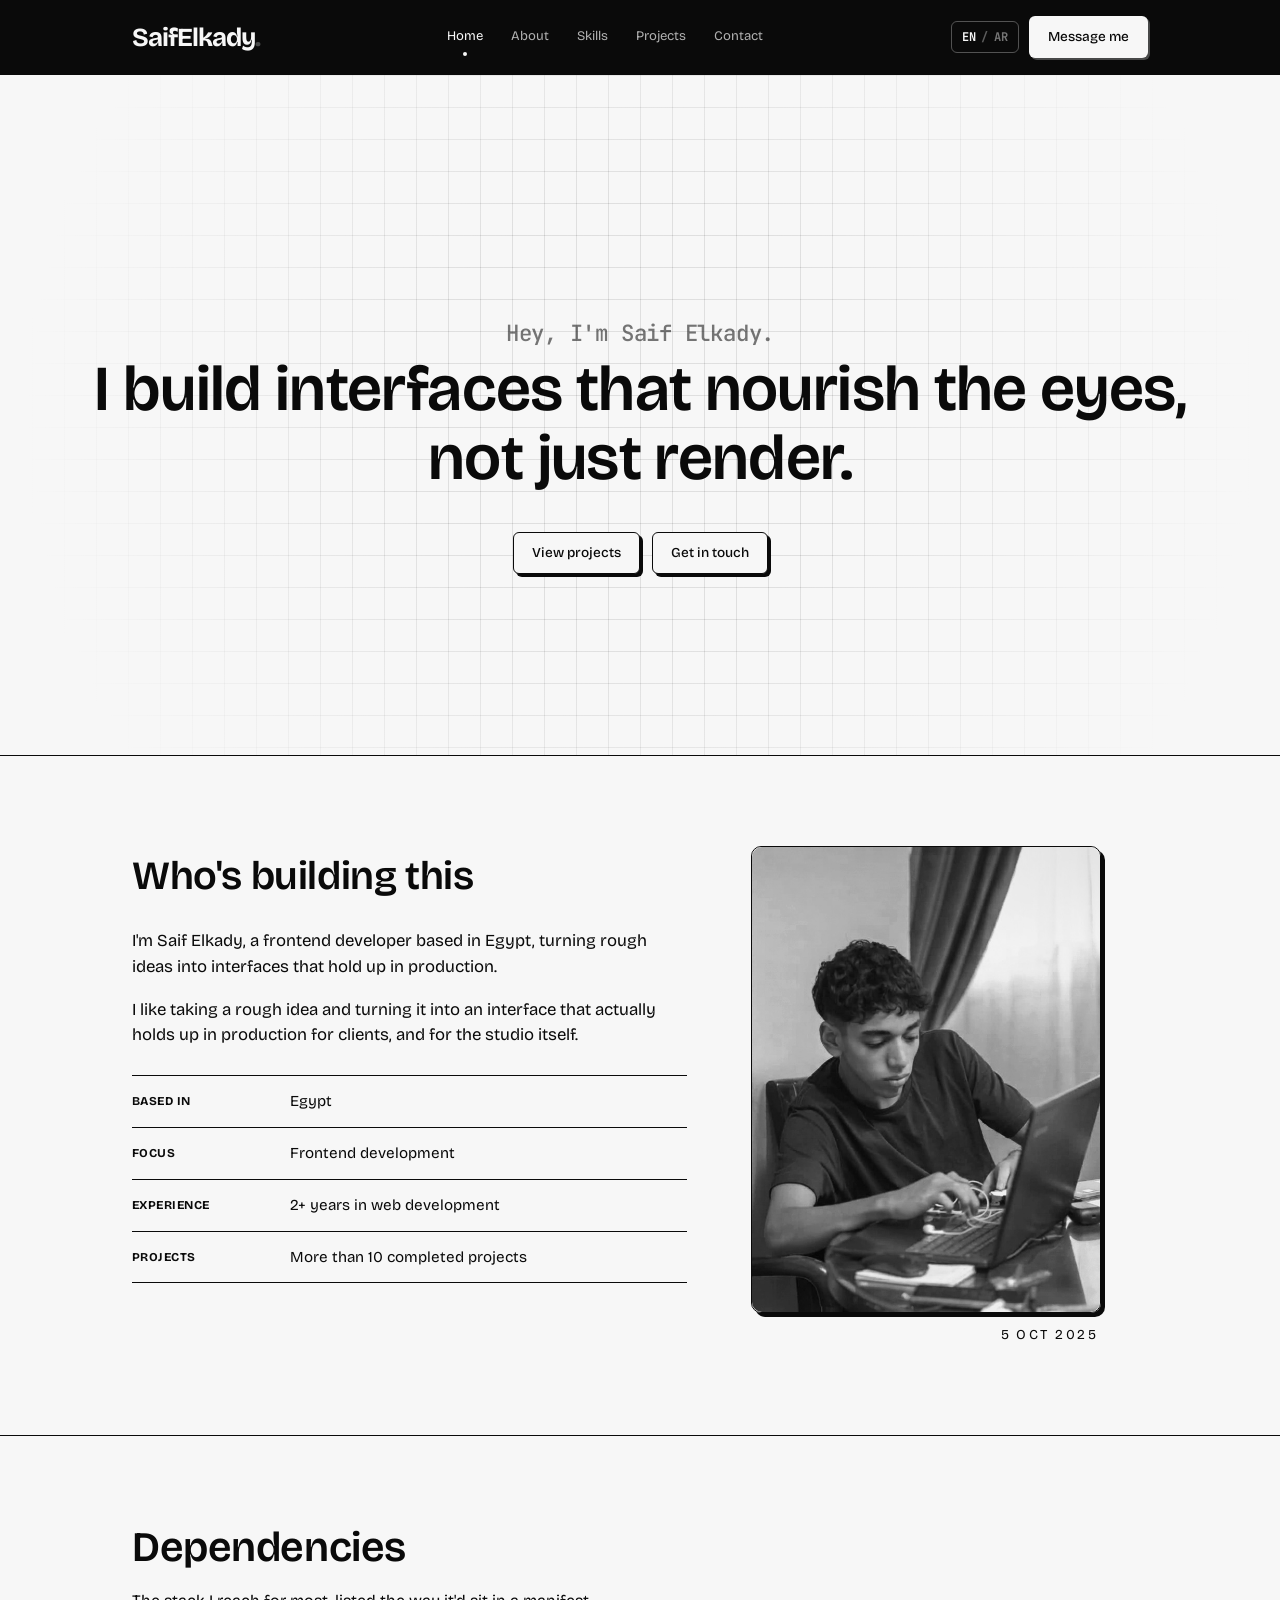
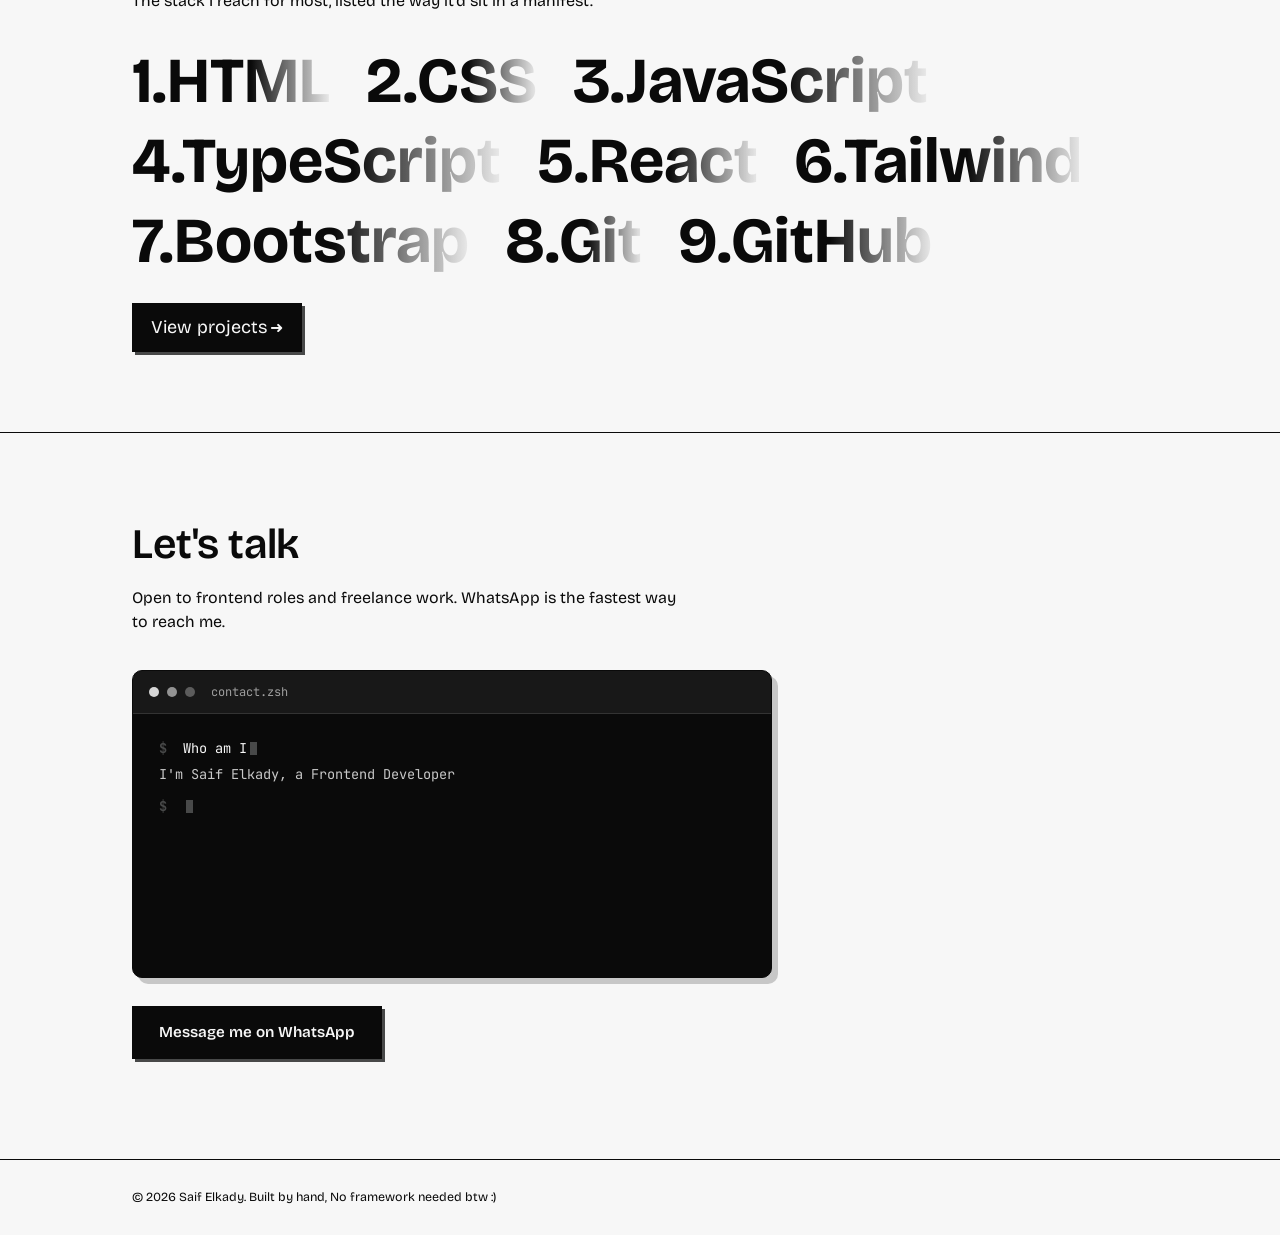
<file: index.html>
<!DOCTYPE html>
<html lang="en">

<head>
    <meta charset="UTF-8">
    <meta name="viewport" content="width=device-width, initial-scale=1.0">
    <title>Saif Elkady - The Website Dealer</title>
    <link rel="preconnect" href="https://fonts.googleapis.com" />
    <link rel="preconnect" href="https://fonts.gstatic.com" crossorigin />
    <link
        href="https://fonts.googleapis.com/css2?family=Bricolage+Grotesque:opsz,wght@12..96,200..800&family=Cairo:wght@200..1000&family=JetBrains+Mono:wght@400;700&display=swap"
        rel="stylesheet" />
    <link rel="stylesheet" href="style.css">

    <link rel="preconnect" href="https://fonts.googleapis.com">
    <link rel="preconnect" href="https://fonts.gstatic.com" crossorigin>
    <link href="https://fonts.googleapis.com/css2?family=Amiri+Quran&family=Bricolage+Grotesque:opsz,wght@12..96,200..800&family=DM+Sans:ital,opsz,wght@0,9..40,100..1000;1,9..40,100..1000&family=Montserrat:ital,wght@0,100..900;1,100..900&family=Zain:ital,wght@0,200;0,300;0,400;0,700;0,800;0,900;1,300;1,400&display=swap" rel="stylesheet">

    <script>
        (function () {
            try {
                const stored = localStorage.getItem('saifelkady-lang');
                const browserLang = (navigator.language || '').toLowerCase().startsWith('ar') ? 'ar' : 'en';
                const lang = stored || browserLang;
                const dir = lang === 'ar' ? 'rtl' : 'ltr';
                document.documentElement.setAttribute('lang', lang);
                document.documentElement.setAttribute('dir', dir);
                document.documentElement.classList.toggle('lang-ar', lang === 'ar');
            } catch (e) {
                
            }
        })();
    </script>

</head>

<body class="is-loading">

    <div class="intro-loader" id="introLoader" role="presentation" aria-hidden="true">
        <span class="intro-brand" data-i18n="brand">SaifElkady<span class="accent-dot">.</span></span>
    </div>

    <header class="nav ">
        <div class="nav-inner">
            <div class="brand">
                <a href="#" class="brand-name" data-i18n="brand">SaifElkady<span class="accent-dot">.</span></a>
            </div>
            <nav class="tabs" aria-label="Section navigation">
                <a href="#hero" class="tab" data-i18n="nav.home">Home</a>
                <a href="#about" class="tab" data-i18n="nav.about">About</a>
                <a href="#skills" class="tab" data-i18n="nav.skills">Skills</a>
                <a href="projects.html" class="tab tab-projects" data-i18n="nav.projects">Projects</a>
                <a href="#contact" class="tab" data-i18n="nav.contact">Contact</a>
            </nav>
            <div class="nav-actions">
                <button type="button" class="lang-switch" id="langSwitch" aria-label="Switch language">
                    <span class="lang-switch-option" data-lang-option="en">EN</span>
                    <span class="lang-switch-divider">/</span>
                    <span class="lang-switch-option" data-lang-option="ar">AR</span>
                </button>
                <a href="https://wa.me/201114382483" target="_blank" rel="noopener noreferrer" class="cta-btn" data-i18n="nav.contactCta">Message me</a>
                <button class="nav-toggle" id="navToggle" type="button" aria-expanded="false" aria-controls="mobileMenu" aria-label="Toggle navigation menu">
                    <span class="nav-toggle-bar"></span>
                    <span class="nav-toggle-bar"></span>
                    <span class="nav-toggle-bar"></span>
                </button>
            </div>
        </div>
        <div class="mobile-menu" id="mobileMenu">
            <a href="#hero" class="mobile-link" data-i18n="nav.home">Home</a>
            <a href="#about" class="mobile-link" data-i18n="nav.about">About</a>
            <a href="#skills" class="mobile-link" data-i18n="nav.skills">Skills</a>
            <a href="projects.html" class="mobile-link" data-i18n="nav.projects">Projects</a>
            <a href="#contact" class="mobile-link" data-i18n="nav.contact">Contact</a>
            
        </div>
    </header>

    <main>

        <section class="hero reveal-section" id="hero">
            <div class="hero-copy">
                <h1>
                    <span class="hero-greet" data-i18n="hero.greet">Hey, I'm Saif Elkady.</span>
                    <br>
                    <span class="hero-line" data-i18n="hero.line">I build interfaces that nourish the eyes, not just render.</span>
                </h1>
                <div class="hero-actions">
                    <a href="projects.html" class="hero-btn" data-i18n="hero.viewProjects">View projects</a>
                    <a href="#contact" class="hero-btn" data-i18n="hero.getInTouch">Get in touch</a>
                </div>
            </div>
        </section>

        <section class="about reveal-section" id="about">
            <div class="section-inner about-inner">
                <div class="about-text">
                    <h2 data-i18n="about.heading">Who's building this</h2>
                    <p class="about-lede" data-i18n="about.lede1">I'm Saif Elkady, a frontend developer based in Egypt, turning rough ideas into interfaces that hold up in production.</p>
                    <p class="about-lede" data-i18n="about.lede2">I like taking a rough idea and turning it into an interface that
                        actually holds up in production for clients, and for the studio itself.</p>

                    <ul class="about-facts">
                        <li><span data-i18n="about.factBasedInLabel">Based in</span><span data-i18n="about.factBasedInValue">Egypt</span></li>
                        <li><span data-i18n="about.factFocusLabel">Focus</span><span data-i18n="about.factFocusValue">Frontend development</span></li>
                        <li><span data-i18n="about.factExpLabel">Experience</span><span data-i18n="about.factExpValue">2+ years in web development</span></li>
                        <li><span data-i18n="about.factProjLabel">Projects</span><span data-i18n="about.factProjValue">More than 10 completed projects</span></li>
                    </ul>
                </div>
                <div class="about-photo">
                    <div class="photo-frame">
                        <img src="saifelkady.png" alt="Saif Elkady" class="about-image">
                        
                    </div>
                    <span class="date">5 OCT 2025</span>
                </div>
            </div>
        </section>

        <section class="skills reveal-section" id="skills">
            <div class="section-inner">
                <h2 data-i18n="skills.heading">Skills</h2>
                <p class="section-sub" data-i18n="skills.sub">The skills I can use in my work.</p>

                <div class="chip-row">
                    <span class="chip">1.HTML</span>
                    <span class="chip">2.CSS</span>
                    <span class="chip">3.JavaScript</span>
                    <span class="chip">4.TypeScript</span>
                    <span class="chip">5.React</span>
                    <span class="chip">6.Tailwind</span>
                    <span class="chip">7.Bootstrap</span>
                    <span class="chip">8.Git</span>
                    <span class="chip">9.GitHub</span>
                </div>

                <a href="projects.html" class="cta-link"><span data-i18n="skills.viewProjects">View projects</span> <span>➜</span></a>
            </div>
        </section>

        <section class="contact reveal-section" id="contact">
            <div class="section-inner">
                <h2 data-i18n="contact.heading">Let's talk</h2>
                <p class="section-sub" data-i18n="contact.sub">Open to frontend roles and freelance work. WhatsApp is the fastest way to reach me.</p>

                <div class="terminal">
                    <div class="editor-titlebar">
                        <span class="dot red"></span><span class="dot yellow"></span><span class="dot green"></span>
                        <span class="editor-filename">contact.zsh</span>
                    </div>
                    <div class="terminal-body">
                        <p><span class="prompt">$</span> <span class="type-cmd" data-text="Who am I">Who am I</span><span class="type-caret"></span></p>
                        <p class="out" data-i18n="contact.whoami">I'm Saif Elkady, a Frontend Developer</p>
                        <p><span class="prompt">$</span> <span class="type-cmd" data-text="How to contact">How to contact</span><span class="type-caret"></span></p>
                        <p class="out">
                            <span data-i18n="contact.whatsappLabel">WhatsApp</span> ➜ <a href="https://wa.me/201114382483" target="_blank" rel="noopener noreferrer">+20 111 438 2483</a> <span data-i18n="contact.preferredTag">(fastest reply)</span><br>
                            <span data-i18n="contact.emailLabel">Email</span> &nbsp;&nbsp;➜ <a href="mailto:ssaifelkadyy@gmail.com">ssaifelkadyy@gmail.com</a><br>
                            <span data-i18n="contact.githubLabel">GitHub</span> &nbsp;➜ <a href="https://github.com/SaifElkady">https://github.com/SaifElkady</a><br>
                            <span data-i18n="contact.instagramLabel">Instagram</span> ➜ <a href="https://www.instagram.com/ssaifelkadyy/">@ssaifelkadyy</a>
                        </p>
                        <p class="final-prompt"><span class="prompt">$</span> <span class="cursor-blink">&nbsp;</span></p>
                    </div>
                </div>

                <a href="https://wa.me/201114382483" target="_blank" rel="noopener noreferrer" class="btn btn-primary btn-large"><span data-i18n="contact.sayHello">Message me on WhatsApp</span></a>
            </div>
        </section>

    </main>

    <footer class="footer">
        <div class="section-inner footer-inner">
            <span data-i18n="footer.line">© 2026 Saif Elkady. Built by hand, No framework needed btw :)</span>
        </div>
    </footer>

    <script src="i18n.js" defer></script>
    <script src="index.js" defer></script>

</body>

</html>
</file>
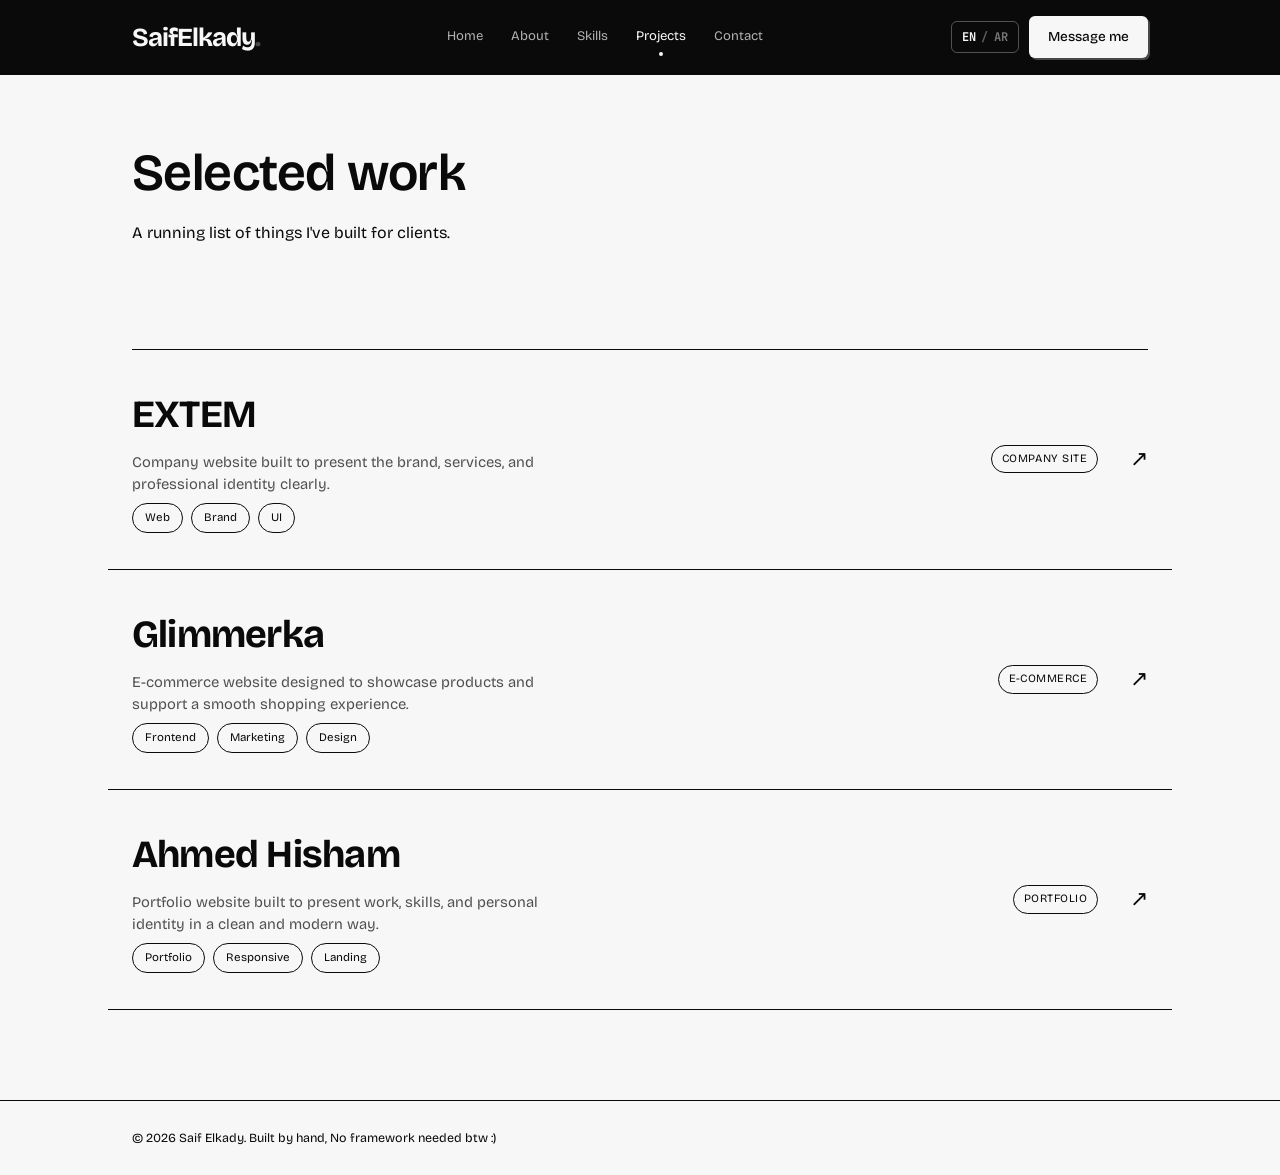
<file: projects.html>
<!DOCTYPE html>
<html lang="en">

<head>
    <meta charset="UTF-8">
    <meta name="viewport" content="width=device-width, initial-scale=1.0">
    <title>Saif's Projects</title>
    <link rel="preconnect" href="https://fonts.googleapis.com" />
    <link rel="preconnect" href="https://fonts.gstatic.com" crossorigin />
    <link
        href="https://fonts.googleapis.com/css2?family=Bricolage+Grotesque:opsz,wght@12..96,200..800&family=Cairo:wght@200..1000&family=JetBrains+Mono:wght@400;700&display=swap"
        rel="stylesheet" />
    <link href="https://fonts.googleapis.com/css2?family=Amiri+Quran&family=Bricolage+Grotesque:opsz,wght@12..96,200..800&family=DM+Sans:ital,opsz,wght@0,9..40,100..1000;1,9..40,100..1000&family=Montserrat:ital,wght@0,100..900;1,100..900&family=Zain:ital,wght@0,200;0,300;0,400;0,700;0,800;0,900;1,300;1,400&display=swap" rel="stylesheet">
    <link rel="stylesheet" href="style.css">

    <script>
        (function () {
            try {
                const stored = localStorage.getItem('saifelkady-lang');
                const browserLang = (navigator.language || '').toLowerCase().startsWith('ar') ? 'ar' : 'en';
                const lang = stored || browserLang;
                const dir = lang === 'ar' ? 'rtl' : 'ltr';
                document.documentElement.setAttribute('lang', lang);
                document.documentElement.setAttribute('dir', dir);
                document.documentElement.classList.toggle('lang-ar', lang === 'ar');
            } catch (e) {
            
            }
        })();
    </script>
</head>

<body>

    <header class="nav ">
        <div class="nav-inner">
            <div class="brand">
                <a href="#" class="brand-name" data-i18n="brand">SaifElkady<span class="accent-dot">.</span></a>
            </div>
            <nav class="tabs" aria-label="Section navigation">
                <a href="index.html" class="tab" data-i18n="nav.home">Home</a>
                <a href="index.html#about" class="tab" data-i18n="nav.about">About</a>
                <a href="index.html#skills" class="tab" data-i18n="nav.skills">Skills</a>
                <a href="projects.html" class="tab tab-projects" data-i18n="nav.projects">Projects</a>
                <a href="index.html#contact" class="tab" data-i18n="nav.contact">Contact</a>
            </nav>
            <div class="nav-actions">
                <button type="button" class="lang-switch" id="langSwitch" aria-label="Switch language">
                    <span class="lang-switch-option" data-lang-option="en">EN</span>
                    <span class="lang-switch-divider">/</span>
                    <span class="lang-switch-option" data-lang-option="ar">AR</span>
                </button>
                <a href="https://wa.me/201114382483" target="_blank" rel="noopener noreferrer" class="cta-btn" data-i18n="nav.contactCta">Message me</a>
                <button class="nav-toggle" id="navToggle" type="button" aria-expanded="false" aria-controls="mobileMenu" aria-label="Toggle navigation menu">
                    <span class="nav-toggle-bar"></span>
                    <span class="nav-toggle-bar"></span>
                    <span class="nav-toggle-bar"></span>
                </button>
            </div>
        </div>
        <div class="mobile-menu" id="mobileMenu">
            <a href="index.html" class="mobile-link" data-i18n="nav.home">Home</a>
            <a href="index.html#about" class="mobile-link" data-i18n="nav.about">About</a>
            <a href="index.html#skills" class="mobile-link" data-i18n="nav.skills">Skills</a>
            <a href="projects.html" class="mobile-link" data-i18n="nav.projects">Projects</a>
            <a href="index.html#contact" class="mobile-link" data-i18n="nav.contact">Contact</a>
            
        </div>
    </header>

    <main>

        <section class="projects-hero reveal-section">
            <div class="section-inner">
                <h1 data-i18n="projects.heading">Selected work</h1>
                <p class="section-sub" data-i18n="projects.sub">A list of projects I've built.</p>
            </div>
        </section>

        <section class="projects reveal-section" id="projects">
            <div class="section-inner">
                <div class="project-list">

                    <a class="project-row" href="https://extem.net" target="_blank" rel="noopener noreferrer">
                        <div class="project-row-main">
                            <h3 class="project-row-title">EXTEM</h3>
                            <p class="project-row-desc" data-i18n="projects.extem.desc">Company website built to present the brand, services, and professional identity clearly.</p>
                            <div class="tag-row">
                                <span class="tag-chip" data-i18n="projects.tagWeb">Web</span>
                                <span class="tag-chip" data-i18n="projects.tagBrand">Brand</span>
                                <span class="tag-chip" data-i18n="projects.tagUi">UI</span>
                            </div>
                        </div>
                        <div class="project-row-meta">
                            <span class="project-row-tag" data-i18n="projects.extem.tag">Company site</span>
                        </div>
                        <span class="project-row-arrow" aria-hidden="true">↗</span>
                    </a>

                    <a class="project-row" href="https://glimmerka.com" target="_blank" rel="noopener noreferrer">
                        <div class="project-row-main">
                            <h3 class="project-row-title">Glimmerka</h3>
                            <p class="project-row-desc" data-i18n="projects.glimmerka.desc">E-commerce website designed to showcase products and support a smooth shopping experience.</p>
                            <div class="tag-row">
                                <span class="tag-chip" data-i18n="projects.tagFrontend">Frontend</span>
                                <span class="tag-chip" data-i18n="projects.tagMarketing">Marketing</span>
                                <span class="tag-chip" data-i18n="projects.tagDesign">Design</span>
                            </div>
                        </div>
                        <div class="project-row-meta">
                            <span class="project-row-tag" data-i18n="projects.glimmerka.tag">E-commerce</span>
                        </div>
                        <span class="project-row-arrow" aria-hidden="true">↗</span>
                    </a>

                    <a class="project-row" href="https://ahmedhisham.pages.dev" target="_blank" rel="noopener noreferrer">
                        <div class="project-row-main">
                            <h3 class="project-row-title">Ahmed Hisham</h3>
                            <p class="project-row-desc" data-i18n="projects.ahmedhisham.desc">Portfolio website built to present work, skills, and personal identity in a clean and modern way.</p>
                            <div class="tag-row">
                                <span class="tag-chip" data-i18n="projects.tagPortfolio">Portfolio</span>
                                <span class="tag-chip" data-i18n="projects.tagResponsive">Responsive</span>
                                <span class="tag-chip" data-i18n="projects.tagLanding">Landing</span>
                            </div>
                        </div>
                        <div class="project-row-meta">
                            <span class="project-row-tag" data-i18n="projects.ahmedhisham.tag">Portfolio</span>
                        </div>
                        <span class="project-row-arrow" aria-hidden="true">↗</span>
                    </a>

                </div>
            </div>
        </section>

    </main>

    <footer class="footer">
        <div class="section-inner footer-inner">
            <span data-i18n="footer.line">© 2026 Saif Elkady. Built by hand, No framework needed btw :)</span>
        </div>
    </footer>

    <script src="i18n.js" defer></script>
    <script src="index.js" defer></script>

</body>

</html>
</file>
<file: style.css>
:root {
    --black: #0a0a0a;
    --white: #f7f7f7;
    --accent: #484949;
    --accent-selection: #212121ad;
    --bg: var(--white);
    --surface: var(--white);
    --border: var(--black);
    --text: var(--black);
    --text-invert: var(--white);
    --radius: 10px;
    --font-body: "Bricolage Grotesque", sans-serif;
    --font-arabic: "Zain", sans-serif;
    --font-mono: "JetBrains Mono", monospace;
    --dir: 1;
}

[dir="rtl"] {
    --dir: -1;
}

* {
    box-sizing: border-box;
    margin: 0;
    padding: 0;
}

*::selection {
    background: var(--black);
    color: var(--white);
}

html {
    scroll-behavior: smooth;
}

body {
    background: var(--bg);
    color: var(--text);
    font-family: var(--font-body);
    line-height: 1.5;
    -webkit-font-smoothing: antialiased;
    position: relative;
    overflow-x: hidden;
}

body.lang-ar,
html[lang="ar"] body {
    font-family: var(--font-arabic);
}

body.lang-ar .intro-brand,
body.lang-ar .brand,
body.lang-ar .brand-name,
html[lang="ar"] body .intro-brand,
html[lang="ar"] body .brand,
html[lang="ar"] body .brand-name {
    font-family: var(--font-arabic);

}

body.lang-ar .brand,
html[lang="ar"] body .brand {
    direction: rtl;
}

body.lang-ar .hero-greet,
body.lang-ar .editor-filename,
body.lang-ar .lang-switch,
body.lang-ar .mobile-lang-switch,
body.lang-ar .project-tag,
body.lang-ar .tag-chip {
    letter-spacing: 0;
}

.reveal-section {
    opacity: 0;
    transform: translateY(28px);
    transition: opacity 0.7s ease, transform 0.7s ease;
}

.reveal-section.is-visible {
    opacity: 1;
    transform: translateY(0);
}

a {
    color: inherit;
    text-decoration: none;
}

main,
header,
footer {
    position: relative;
    z-index: 1;
}

.section-inner {
    max-width: 1080px;
    margin: 0 auto;
    padding: 0 32px;
}

h1,
h2,
h3 {
    font-family: var(--font-body);
    font-weight: 600;
    letter-spacing: -0.01em;
}

body.lang-ar h1,
body.lang-ar h2,
body.lang-ar h3 {
    font-family: var(--font-arabic);
    letter-spacing: 0;
    font-weight: 700;
}

/* ============ INTRO LOADER ============ */
body.is-loading {
    overflow: hidden;
}

.intro-loader {
    position: fixed;
    inset: 0;
    z-index: 100;
    display: flex;
    align-items: center;
    justify-content: center;
    background: var(--black);
    transition: opacity 0.6s ease, visibility 0.6s ease;
}

.intro-brand {
    font-family: var(--font-body);
    font-weight: 700;
    font-size: clamp(28px, 6vw, 44px);
    letter-spacing: -0.04em;
    color: var(--white);
    opacity: 0;
    transform: translateY(8px);
    animation: introIn 0.5s ease 0.15s forwards;
    direction: ltr;
    unicode-bidi: isolate;
}

@keyframes introIn {
    to {
        opacity: 1;
        transform: translateY(0);
    }
}

.intro-loader.is-hidden {
    opacity: 0;
    visibility: hidden;
    pointer-events: none;
}

@media (prefers-reduced-motion: reduce) {
    .intro-loader {
        transition: none;
    }

    .intro-brand {
        animation: none;
        opacity: 1;
        transform: none;
    }
}

/* ============ NAV ============ */
.nav {
    position: sticky;
    top: 0;
    z-index: 10;
    background: var(--black);
    backdrop-filter: blur(10px);
    border-bottom: 1px solid var(--border);
}

.nav-inner {
    max-width: 1080px;
    margin: 0 auto;
    padding: 16px 32px;
    display: flex;
    align-items: center;
    justify-content: space-between;
    gap: 24px;
}

.brand {
    display: flex;
    align-items: center;
    gap: 4px;
    font-family: var(--font-body);
    font-weight: 700;
    font-size: 26px;
    letter-spacing: -0.04em;
    transition: all 0.2s ease;
    direction: ltr;
}


.brand-name {
    color: var(--white);
    display: inline-block;
    transition: all 0.2s ease;
}

.brand-name:hover {
    opacity: 0.8;
    scale: 0.991;
}

.accent-dot {
    color: var(--accent);
}

.tabs {
    position: relative;
    display: flex;
    gap: 4px;
    font-size: 0.82rem;
}

.tab {
    padding: 7px 12px;
    border-radius: 6px;
    color: var(--white);
    opacity: 0.7;
    transition: opacity 0.2s ease;
    position: relative;
}

.tab:hover,
.tab.is-active {
    opacity: 1;
}

.nav-dot {
    position: absolute;
    bottom: -2px;
    width: 4px;
    height: 4px;
    border-radius: 50%;
    background: var(--white);
    opacity: 0;
    transition: left 0.35s cubic-bezier(0.65, 0, 0.35, 1), opacity 0.2s ease;
    pointer-events: none;
}

.nav-dot.is-visible {
    opacity: 1;
}

.nav-actions {
    display: flex;
    align-items: center;
    gap: 10px;
}

/* ---- Language switch ---- */
.lang-switch,
.mobile-lang-switch {
    display: inline-flex;
    align-items: center;
    gap: 5px;
    font-family: var(--font-mono);
    font-size: 0.75rem;
    font-weight: 700;
    letter-spacing: 0.02em;
    background: transparent;
    color: var(--white);
    border: 1px solid rgba(247, 247, 247, 0.3);
    border-radius: 6px;
    padding: 7px 10px;
    cursor: pointer;
    transition: border-color 0.2s ease, background 0.2s ease;
    direction: ltr;
}

.lang-switch:hover,
.mobile-lang-switch:hover {
    border-color: rgba(247, 247, 247, 0.7);
}

.lang-switch-option {
    opacity: 0.45;
    transition: opacity 0.2s ease;
}

.lang-switch-option.is-active {
    opacity: 1;
}

.lang-switch-divider {
    opacity: 0.35;
}

.mobile-lang-switch {
    margin: 14px 32px 18px;
    align-self: flex-start;
}

@media (min-width: 861px) {
    .mobile-lang-switch {
        display: none;
    }
}

.nav-toggle {
    display: none;
    flex-direction: column;
    justify-content: center;
    align-items: center;
    gap: 4px;
    width: 36px;
    height: 36px;
    background: transparent;
    border: 1px solid rgba(247, 247, 247, 0.3);
    border-radius: 6px;
    cursor: pointer;
    padding: 0;
}

.nav-toggle-bar {
    width: 16px;
    height: 2px;
    background: var(--white);
    transition: transform 0.25s ease, opacity 0.2s ease;
}

.nav-toggle[aria-expanded="true"] .nav-toggle-bar:nth-child(1) {
    transform: translateY(6px) rotate(45deg);
}

.nav-toggle[aria-expanded="true"] .nav-toggle-bar:nth-child(2) {
    opacity: 0;
}

.nav-toggle[aria-expanded="true"] .nav-toggle-bar:nth-child(3) {
    transform: translateY(-6px) rotate(-45deg);
}

.mobile-menu {
    display: flex;
    flex-direction: column;
    background: var(--black);
    border-top: 1px solid rgba(247, 247, 247, 0.12);
    max-height: 0;
    overflow: hidden;
    transition: max-height 0.3s ease;
}

.mobile-menu.is-open {
    max-height: 400px;
}

.mobile-link {
    padding: 14px 32px;
    color: var(--white);
    font-size: 0.95rem;
    opacity: 0.8;
    border-bottom: 1px solid rgba(247, 247, 247, 0.08);
    transition: opacity 0.15s ease;
}

.mobile-link:last-child {
    border-bottom: none;
}

.mobile-link:hover,
.mobile-link.is-active {
    opacity: 1;
}

@media (min-width: 861px) {

    .mobile-menu,
    .nav-toggle {
        display: none;
    }
}

@media (prefers-reduced-motion: reduce) {
    .mobile-menu {
        transition: none;
    }
}

.cta-btn {
    font-size: 0.85rem;
    font-weight: 500;
    padding: 10px 18px;
    border-radius: 6px;
    border: 1px solid transparent;
    display: inline-block;
    transition: all 0.2s ease;
    white-space: nowrap;
    background: var(--white);
    color: var(--black);
    box-shadow: calc(2px * var(--dir)) 2px 0px var(--accent);
}

.cta-btn:hover {
    transform: translate(calc(-1px * var(--dir)), -1px);
    box-shadow: calc(3px * var(--dir)) 3px 0px var(--accent);
}

.cta-btn:active {
    transform: translate(calc(1px * var(--dir)), 1px);
    box-shadow: calc(1px * var(--dir)) 1px 0px var(--accent);
}

/* ============ HERO ============ */
.hero {
    position: relative;
    background: var(--white);
    color: var(--black);
    padding: 88px 32px 60px;
    overflow: hidden;
    isolation: isolate;
    min-height: 680px;
    display: flex;
    align-items: center;
    justify-content: center;
    background-image:
        linear-gradient(to right, rgba(10, 10, 10, 0.10) 1px, transparent 1px),
        linear-gradient(to bottom, rgb(10, 10, 10, 0.10) 1px, transparent 1px);
    background-size: 32px 32px;
    --mx: 50%;
    --my: 42%;
}

.hero::before {
    content: "";
    position: absolute;
    inset: 0;
    background: radial-gradient(circle at center, transparent 30%, var(--white) 85%);
    pointer-events: none;
    z-index: 1;
}

.hero::after {
    content: "";
    position: absolute;
    inset: 0;
    background: radial-gradient(420px circle at var(--mx) var(--my), rgba(51, 50, 50, 0.151), transparent 70%);
    pointer-events: none;
    z-index: 2;
    opacity: 0;
    transition: opacity 0.4s ease;
}

.hero:hover::after {
    opacity: 1;
}

@media (prefers-reduced-motion: reduce),
(pointer: coarse) {
    .hero::after {
        display: none;
    }
}

.hero-copy {
    position: relative;
    z-index: 3;
    display: flex;
    flex-direction: column;
    align-items: center;
    justify-content: center;
    margin: 0 auto;
    text-align: center;
}

.hero-copy h1 {
    font-size: clamp(2rem, 5vw, 76px);
    line-height: 1.08;
    max-width: 1200px;
    margin-bottom: 40px;
    color: var(--black);
}

body.lang-ar .hero-copy h1 {
    line-height: 1.35;
}

.hero-line {
    display: inline-block;
}

.hero-greet {
    display: inline-block;
    font-family: "JetBrains Mono", monospace;
    font-size: clamp(1rem, 2.2vw, 1.4rem);
    font-weight: 500;
    letter-spacing: -0.01em;
    color: var(--black);
    opacity: 0.55;
    margin-bottom: 4px;
}

body.lang-ar .hero-greet {
    font-family: var(--font-arabic);
    font-weight: 600;
}

.hero-actions {
    display: flex;
    gap: 12px;
    justify-content: center;
    opacity: 0;
    animation: slideUp 0.8s cubic-bezier(0.16, 1, 0.3, 1) 0.2s forwards;
    animation-play-state: paused;
}

body.intro-done .hero-actions {
    animation-play-state: running;
}


.hero-btn {
    font-size: 0.85rem;
    font-weight: 500;
    padding: 10px 18px;
    border-radius: 6px;
    border: 1px solid var(--black);
    display: inline-block;
    transition: transform 0.1s ease, box-shadow 0.1s ease, background 0.15s ease;
    white-space: nowrap;
    background: var(--white);
    color: var(--black);
    box-shadow: calc(3px * var(--dir)) 3px 0px var(--black);
}

.hero-btn:hover {
    background: var(--black);
    color: var(--white);
    box-shadow: calc(1px * var(--dir)) 1px 0px var(--black);
    transform: translate(calc(2px * var(--dir)), 2px);
}

.hero-btn:active {
    transform: translate(calc(3px * var(--dir)), 3px);
    box-shadow: 0px 0px 0px var(--black);
}

@keyframes slideUp {
    from {
        opacity: 0;
        transform: translateY(20px);
    }

    to {
        opacity: 1;
        transform: translateY(0);
    }
}

@media (prefers-reduced-motion: reduce) {
    .hero-actions {
        animation: none;
        opacity: 1;
        transform: none;
    }
}

/* ============ ABOUT ============ */
.about {
    padding: 90px 0;
    border-top: 1px solid var(--border);
}

.about-inner {
    display: grid;
    grid-template-columns: 1.4fr 1fr;
    gap: 64px;
    align-items: start;
}

.about h2 {
    font-size: 40px;
    margin-bottom: 22px;
}

.about-lede {
    font-size: 1.05rem;
    color: var(--text);
    max-width: 56ch;
    margin-bottom: 18px;
}

.about-lede strong {
    font-weight: 700;
}

.about-facts {
    list-style: none;
    margin-top: 28px;
    border-top: 1px solid var(--border);
}

.about-facts li {
    display: flex;
    gap: 18px;
    padding: 14px 0;
    border-bottom: 1px solid var(--border);
    font-size: 0.95rem;
}

.about-facts li span:first-child {
    flex: 0 0 140px;
    font-weight: 700;
    text-transform: uppercase;
    font-size: 0.75rem;
    letter-spacing: 0.04em;
    padding-top: 2px;
}

body.lang-ar .about-facts li span:first-child {
    text-transform: none;
    letter-spacing: 0;
}

.about-photo {
    display: flex;
    justify-content: center;
    flex-direction: column;
}

.photo-frame {
    width: 100%;
    max-width: 350px;
    aspect-ratio: 3/4;
    border: 1px solid var(--border);
    border-radius: var(--radius);
    display: flex;
    align-items: center;
    justify-content: center;
    font-family: var(--font-mono);
    font-size: 0.85rem;
    color: var(--text);
    background: repeating-linear-gradient(135deg, rgba(10, 10, 10, 0.04) 0 2px, transparent 2px 14px);
    box-shadow: calc(4px * var(--dir)) 4px 0px var(--black);
    direction: ltr;
}

.photo-frame img {
    width: 100%;
    height: 100%;
    object-fit: cover;
    object-position: -120px;
    border-radius: var(--radius);
}

.date {
    display: inline-block;
    margin-top: 12px;
    margin-right: 50px;
    font-size: 0.85rem;
    letter-spacing: 0.18em;
    color: var(--text);
    text-align: right;
}

@media (max-width: 860px) {
    .about {
        padding: 72px 0;
    }

    .about-inner {
        grid-template-columns: 1fr;
        gap: 36px;
    }

    .about h2 {
        font-size: 32px;
        margin-bottom: 16px;
    }

    .about-lede {
        font-size: 1rem;
        max-width: none;
    }

    .about-photo {
        order: -1;
        align-items: center;
    }

    .photo-frame {
        max-width: 260px;
        width: min(100%, 260px);
    }

    .photo-frame img {
        object-position: -89px;
    }

    .date {
        width: min(100%, 260px);
        margin: 10px auto 0;
        font-size: 0.72rem;
        text-align: right;
    }
}

@media (max-width: 480px) {
    .about {
        padding: 60px 0;
    }

    .about h2 {
        font-size: 28px;
    }

    .about-facts {
        margin-top: 22px;
    }

    .about-facts li {
        flex-direction: column;
        gap: 4px;
        padding: 12px 0;
    }

    .about-facts li span:first-child {
        flex: none;
        padding-top: 0;
    }

    .photo-frame {
        max-width: 220px;
        width: min(100%, 220px);
    }

    .photo-frame img {
        object-position: -75px;
    }

    .date {
        width: min(100%, 220px);
        margin: 10px auto 0;
        font-size: 0.68rem;
        letter-spacing: 0.14em;
    }
}

/* ============ SKILLS ============ */
.skills {
    padding: 80px 0;
    border-top: 1px solid var(--border);
}

.skills h2,
.contact h2 {
    font-size: 42px;
    margin-bottom: 10px;
}

.section-sub {
    color: var(--text-muted);
    max-width: 56ch;
    margin-bottom: 36px;
}

.chip-row {
    display: flex;
    flex-wrap: wrap;
    gap: 16px;
    direction: ltr;
    justify-content: flex-start;
}

body.lang-ar .chip-row {
    justify-content: flex-end;
}

.chip {
    position: relative;
    display: inline-block;
    font-family: var(--font-body);
    font-size: clamp(2rem, 5vw, 4rem);
    font-weight: 700;
    line-height: 1;
    white-space: nowrap;
    color: var(--black);
    background: linear-gradient(90deg, var(--black) 0%, var(--black) 60%, rgba(10, 10, 10, 0.4) 85%, rgba(10, 10, 10, 0.05) 100%);
    -webkit-background-clip: text;
    background-clip: text;
    -webkit-text-fill-color: transparent;
    transition: transform 0.2s ease, opacity 0.5s ease, translate 0.5s ease;
    margin-right: 20px;
    opacity: 0;
    translate: 0 16px;
}

.skills.is-visible .chip {
    opacity: 1;
    translate: 0 0;
}

.chip:nth-child(1) {
    transition-delay: 0.05s;
}

.chip:nth-child(2) {
    transition-delay: 0.1s;
}

.chip:nth-child(3) {
    transition-delay: 0.15s;
}

.chip:nth-child(4) {
    transition-delay: 0.2s;
}

.chip:nth-child(5) {
    transition-delay: 0.25s;
}

.chip:nth-child(6) {
    transition-delay: 0.3s;
}

.chip:nth-child(7) {
    transition-delay: 0.35s;
}

.chip:nth-child(8) {
    transition-delay: 0.4s;
}

.chip:nth-child(9) {
    transition-delay: 0.45s;
}

@media (prefers-reduced-motion: reduce) {
    .chip {
        opacity: 1;
        translate: 0 0;
        transition-delay: 0s;
    }
}

.chip:hover {
    transform: none;
}

.cta-link {
    font-family: var(--font-body);
    font-size: 18px;
    margin-top: 30px;
    background: var(--black);
    color: var(--white);
    display: inline-flex;
    align-items: center;
    justify-content: center;
    padding: 10px 18px;
    border: 1px solid var(--black);
    box-shadow: calc(3px * var(--dir)) 3px 0px var(--accent);
    transition: transform 0.1s ease, box-shadow 0.1s ease, background 0.2s ease, color 0.2s ease;
}

body.lang-ar .cta-link {
    font-family: var(--font-arabic);
}

.cta-link:hover {
    background: var(--white);
    color: var(--black);
    box-shadow: calc(1px * var(--dir)) 1px 0px var(--accent);
    transform: translate(calc(2px * var(--dir)), 2px);
}

.cta-link span:last-child {
    display: inline-block;
    transition: margin-left 0.2s ease, margin-right 0.2s ease;
    font-size: 16px;
    margin-left: 2px;
}

.cta-link:hover span:last-child {
    margin-left: 6px;
}

body.lang-ar .cta-link span:last-child {
    display: inline-block;
    transform: scaleX(-1);
    margin-left: 0;
    margin-right: 2px;
}

body.lang-ar .cta-link:hover span:last-child {
    margin-right: 6px;
}

/* ============ PROJECTS PAGE ============ */
.projects-hero {
    padding: 70px 0 20px;
}

.projects-hero h1 {
    font-size: clamp(2rem, 5vw, 52px);
    line-height: 1.1;
    margin-bottom: 18px;
    max-width: 720px;
}

body.lang-ar .projects-hero h1 {
    line-height: 1.3;
}

.projects {
    padding: 40px 0 90px;
}

/* ---- Editorial project list ---- */
.project-list {
    border-top: 1px solid var(--border);
    margin-top: 8px;
}

.project-row {
    display: flex;
    align-items: center;
    justify-content: space-between;
    gap: 32px;
    padding: 36px 24px;
    margin: 0 -24px;
    border-bottom: 1px solid var(--border);
    position: relative;
    color: var(--text);
    background-color: transparent;
    transition: background-color 0.35s ease, color 0.35s ease, opacity 0.25s ease;
}

.project-row::before {
    content: "";
    position: absolute;
    inset-inline-start: 0;
    top: 50%;
    bottom: 50%;
    width: 3px;
    background: var(--white);
    transition: top 0.35s ease, bottom 0.35s ease;
}

.project-row:hover,
.project-row:focus-visible {
    background-color: var(--black);
    color: var(--white);
}

.project-row:hover::before,
.project-row:focus-visible::before {
    top: 18%;
    bottom: 18%;
}

.project-list:hover .project-row:not(:hover) {
    opacity: 0.45;
}

.project-row-main {
    flex: 1 1 auto;
    min-width: 0;
}

.project-row-title {
    font-size: clamp(1.4rem, 3.4vw, 2.4rem);
    font-weight: 700;
    letter-spacing: -0.02em;
    transition: transform 0.25s ease;
}

.project-row:hover .project-row-title,
.project-row:focus-visible .project-row-title {
    transform: translateX(calc(14px * var(--dir)));
}

.project-row-desc {
    margin-top: 8px;
    margin-bottom: 8px;
    max-width: 46ch;
    font-size: 0.92rem;
    color: inherit;
    opacity: 0.7;
}

.project-row-meta {
    flex: 0 0 auto;
    display: flex;
    align-items: center;
    gap: 20px;
}

.project-row-tag {
    font-size: 0.7rem;
    text-transform: uppercase;
    letter-spacing: 0.04em;
    color: inherit;
    white-space: nowrap;
    border: 1px solid currentColor;
    padding: 5px 10px;
    border-radius: 20px;
    transition: border-color 0.35s ease;
}

body.lang-ar .project-row-tag {
    text-transform: none;
    letter-spacing: 0;
}

.project-row-arrow {
    flex: 0 0 auto;
    font-size: 1.4rem;
    transition: transform 0.25s ease;
}

.project-row:hover .project-row-arrow,
.project-row:focus-visible .project-row-arrow {
    transform: translate(calc(4px * var(--dir)), -4px);
}

body.lang-ar .project-row-arrow {
    display: inline-block;
    transform: scaleX(-1);
}

body.lang-ar .project-row:hover .project-row-arrow,
body.lang-ar .project-row:focus-visible .project-row-arrow {
    transform: scaleX(-1) translate(4px, -4px);
}

.tag-row {
    display: flex;
    flex-wrap: wrap;
    gap: 8px;
}

.tag-chip {
    font-size: 0.72rem;
    padding: 5px 12px;
    border-radius: 20px;
    border: 1px solid currentColor;
    background: transparent;
    color: inherit;
    transition: border-color 0.35s ease;
}

@media (max-width: 700px) {
    .project-row {
        flex-wrap: wrap;
        padding: 26px 20px;
        margin: 0 -20px;
    }

    .project-row-main {
        flex: 1 1 100%;
    }

    .project-row-meta {
        flex: 1 1 auto;
        justify-content: flex-start;
    }

    .project-row:hover .project-row-title,
    .project-row:focus-visible .project-row-title {
        transform: none;
    }
}

@media (prefers-reduced-motion: reduce) {

    .project-row,
    .project-row-title,
    .project-row-arrow,
    .project-row::before {
        transition: none;
    }
}

/* ============ CONTACT ============ */
.contact {
    padding: 80px 0 100px;
    border-top: 1px solid var(--border);
}

.terminal {
    background: var(--black);
    border: 1px solid var(--border);
    border-radius: var(--radius);
    overflow: hidden;
    max-width: 640px;
    margin-bottom: 28px;
    box-shadow: 6px 6px 0px rgba(10, 10, 10, 0.2);
    direction: ltr;
    text-align: left;
}

.editor-titlebar {
    display: flex;
    align-items: center;
    gap: 8px;
    padding: 12px 16px;
    background: rgba(247, 247, 247, 0.06);
    border-bottom: 1px solid rgba(247, 247, 247, 0.12);
}

.dot {
    width: 10px;
    height: 10px;
    border-radius: 50%;
    background: rgba(247, 247, 247, 0.85);
}

.dot.yellow {
    background: rgba(247, 247, 247, 0.55);
}

.dot.green {
    background: rgba(247, 247, 247, 0.3);
}

.editor-filename {
    margin-left: 8px;
    font-family: var(--font-mono);
    font-size: 0.75rem;
    color: rgba(247, 247, 247, 0.6);
}

.terminal-body {
    padding: 22px 26px;
    font-family: var(--font-mono);
    font-size: 0.85rem;
    line-height: 1.9;
    color: var(--text-invert);
}

.terminal-body .out {
    font-family: var(--font-mono);
}

body.lang-ar .terminal-body .out[data-i18n],
body.lang-ar .terminal-body .out span[data-i18n] {
    font-family: var(--font-arabic);
    unicode-bidi: isolate;
}

.prompt {
    color: var(--accent);
    margin-right: 8px;
    font-weight: 700;
}

.out {
    color: rgba(247, 247, 247, 0.8);
    margin-bottom: 6px;
    overflow-wrap: anywhere;
}

.out a {
    color: var(--white);
    text-decoration: underline;
    text-decoration-color: var(--accent);
}

.out a:hover {
    color: var(--accent);
}

/* Terminal Typing Animation */
.typewriter {
    display: inline-block;
    overflow: hidden;
    border-right: 2px solid var(--accent);
    white-space: nowrap;
    max-width: fit-content;
    animation: typing 1.5s steps(10, end), blink-caret 0.75s step-end infinite;
}

.typewriter-second {
    display: inline-block;
    overflow: hidden;
    white-space: nowrap;
    max-width: fit-content;
    animation: typing 1.8s steps(12, end) 1.6s both;
}

@keyframes typing {
    from {
        width: 0
    }

    to {
        width: 100%
    }
}

@keyframes blink-caret {

    from,
    to {
        border-color: transparent
    }

    50% {
        border-color: var(--accent);
    }
}

.cursor-blink {
    display: inline-block;
    width: 8px;
    background: var(--accent);
    animation: cursorBlink 1.1s steps(1) infinite;
}

@keyframes cursorBlink {
    50% {
        background: transparent;
    }
}

.type-caret {
    display: inline-block;
    width: 7px;
    height: 1em;
    margin-left: 3px;
    vertical-align: -2px;
    background: var(--accent);
    animation: cursorBlink 1s steps(1) infinite;
}

.out,
.final-prompt {
    transition: opacity 0.4s ease, translate 0.4s ease;
}

.out.pending {
    opacity: 0;
    translate: 0 6px;
}

.final-prompt.pending {
    opacity: 0;
}

@media (prefers-reduced-motion: reduce) {
    .type-caret {
        animation: none;
    }
}

.btn {
    font-family: var(--font-body);
    font-weight: 600;
    display: inline-block;
    border: 1px solid var(--black);
    transition: transform 0.1s ease, box-shadow 0.1s ease, background 0.2s ease, color 0.2s ease;
}

body.lang-ar .btn {
    font-family: var(--font-arabic);
}

.btn-primary {
    background: var(--black);
    color: var(--white);
    box-shadow: calc(3px * var(--dir)) 3px 0px var(--accent);
}

.btn-primary:hover {
    background: var(--white);
    color: var(--black);
    box-shadow: calc(1px * var(--dir)) 1px 0px var(--accent);
    transform: translate(calc(2px * var(--dir)), 2px);
}

.btn-large {
    padding: 14px 26px;
    font-size: 0.95rem;
}

/* ============ FOOTER ============ */
.footer {
    border-top: 1px solid var(--border);
    padding: 28px 0;
}

.footer-inner {
    display: flex;
    align-items: center;
    justify-content: space-between;
    font-family: var(--font-body);
    font-size: 0.78rem;
    color: var(--text);
}

body.lang-ar .footer-inner {
    font-family: var(--font-arabic);
}

.back-top {
    color: var(--text);
    font-weight: 600;
}

.back-top:hover {
    color: var(--accent);
}

/* ============ RESPONSIVE ============ */
@media (max-width: 860px) {
    .tabs {
        display: none;
    }

    .nav-toggle {
        display: inline-flex;
    }

    .nav-inner {
        justify-content: space-between;
    }

    body.lang-ar .intro-brand,
    body.lang-ar .brand,
    body.lang-ar .brand-name,
    html[lang="ar"] body .intro-brand,
    html[lang="ar"] body .brand,
    html[lang="ar"] body .brand-name {
        font-size: 1.1rem;
    }
}

@media (max-width: 480px) {
    .section-inner {
        padding: 0 20px;
    }

    .hero {
        padding: 64px 20px 56px;
        min-height: auto;
    }

    .nav-inner {
        padding: 14px 20px;
        gap: 12px;
    }

    .brand {
        font-size: 22px;
    }

    .about-facts li {
        flex-direction: column;
        gap: 4px;
        padding: 12px 0;
    }

    .about-facts li span:first-child {
        flex: none;
    }

    .terminal-body {
        padding: 18px 18px;
        font-size: 0.78rem;
        line-height: 1.8;
    }

    .footer-inner {
        flex-direction: column;
        gap: 8px;
        text-align: center;
    }
}

/* Accessibility */
a:focus-visible,
.btn:focus-visible {
    outline: 2px solid var(--accent);
    outline-offset: 2px;
}
</file>
